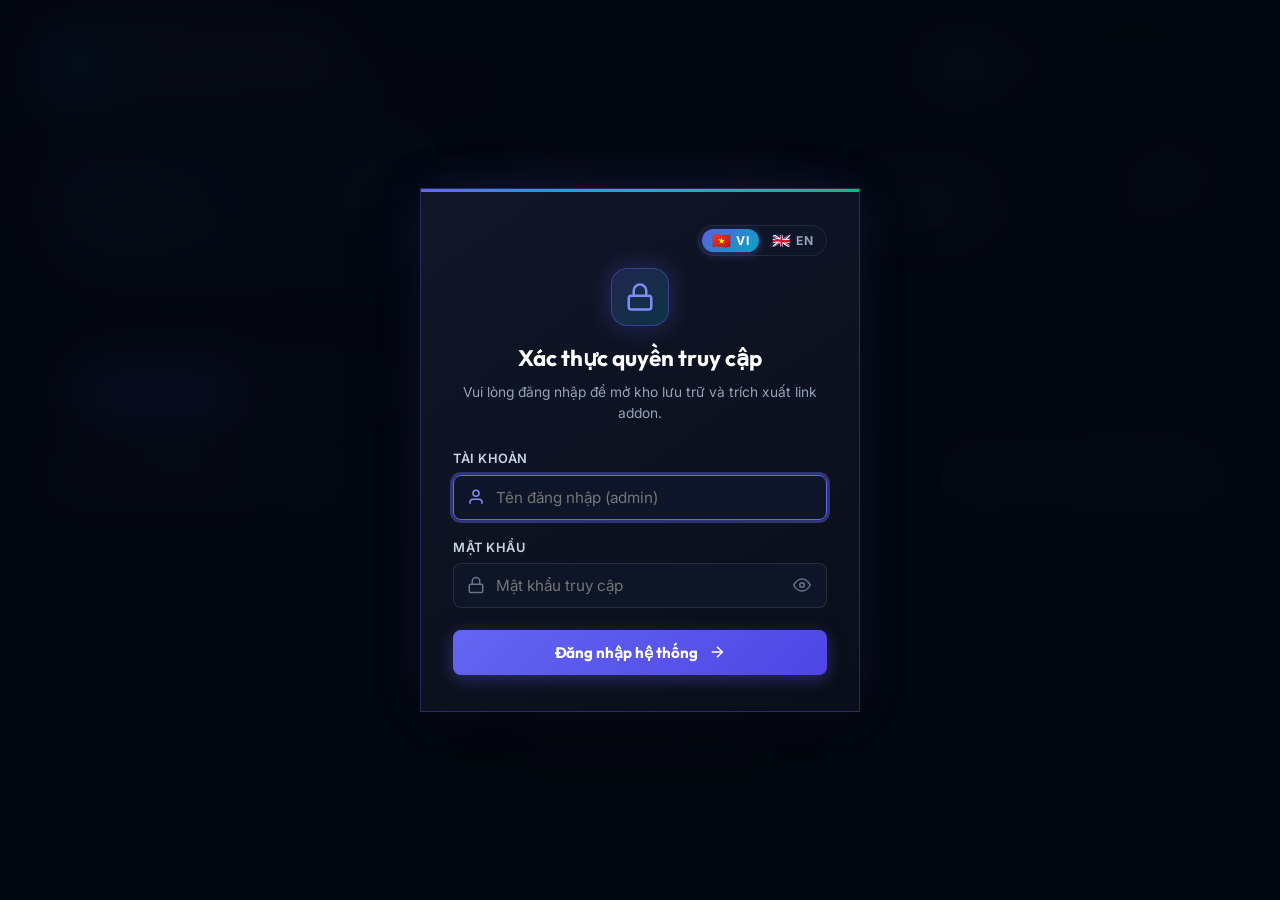
<file: public/index.html>
<!DOCTYPE html>
<html lang="vi">
<head>
  <meta charset="UTF-8">
  <meta name="viewport" content="width=device-width, initial-scale=1.0">
  <title>Skybound Archive - Kho Addon MSFS 2024, 2020 & X-Plane 12</title>
  <meta name="description" content="Khám phá và tải trực tiếp các addon MSFS 2024, MSFS 2020 và X-Plane 12 từ kho lưu trữ Skybound">
  <link rel="preconnect" href="https://fonts.googleapis.com">
  <link rel="preconnect" href="https://fonts.gstatic.com" crossorigin>
  <link href="https://fonts.googleapis.com/css2?family=Inter:wght@400;500;600;700&family=Outfit:wght@500;600;700;800&display=swap" rel="stylesheet">
  <link rel="stylesheet" href="style.css">
</head>
<body>
  <div class="glow-bg top-left"></div>
  <div class="glow-bg bottom-right"></div>

  <div class="app-container">
    <!-- Header -->
    <header class="app-header">
      <div class="logo-area">
        <div class="logo-icon">
          <svg width="28" height="28" viewBox="0 0 24 24" fill="none" stroke="currentColor" stroke-width="2" stroke-linecap="round" stroke-linejoin="round">
            <path d="M21 16V8a2 2 0 0 0-1-1.73l-7-4a2 2 0 0 0-2 0l-7 4A2 2 0 0 0 3 8v8a2 2 0 0 0 1 1.73l7 4a2 2 0 0 0 2 0l7-4A2 2 0 0 0 21 16z"></path>
            <polyline points="3.27 6.96 12 12.01 20.73 6.96"></polyline>
            <line x1="12" y1="22.08" x2="12" y2="12"></line>
          </svg>
        </div>
        <div>
          <h1 class="app-title" data-i18n="app_title">Skybound Archive</h1>
          <p class="app-subtitle" data-i18n="app_subtitle">Kho lưu trữ & trích xuất link download Addon Flight Simulator</p>
        </div>
      </div>
      <div class="header-badges">
        <!-- Language Switcher -->
        <div class="lang-switch" role="group" aria-label="Language Selector">
          <button type="button" class="lang-btn active" data-lang="vi" title="Tiếng Việt">
            <span class="lang-flag">🇻🇳</span> VI
          </button>
          <button type="button" class="lang-btn" data-lang="en" title="English">
            <span class="lang-flag">🇬🇧</span> EN
          </button>
        </div>

        <span class="status-pill"><span class="status-dot"></span> <span data-i18n="status_online">Sẵn sàng trực tuyến</span></span>
        <span id="userBadge" class="status-pill user-badge hidden">
          <svg width="14" height="14" viewBox="0 0 24 24" fill="none" stroke="currentColor" stroke-width="2"><path d="M20 21v-2a4 4 0 0 0-4-4H8a4 4 0 0 0-4 4v2"></path><circle cx="12" cy="7" r="4"></circle></svg>
          <span class="user-name">admin</span>
          <button id="btnLogout" class="btn-logout" title="Đăng xuất khỏi hệ thống" data-i18n-title="logout_title" data-i18n="logout">Đăng xuất</button>
        </span>
      </div>
    </header>


    <!-- Main Content -->
    <main class="main-content">
      <!-- VIEW 1: SKYBOUND BROWSER -->
      <section id="skyboundView" class="view-section">
        <!-- Simulator Category Cards -->
        <div class="sim-selector-grid">
          <div class="sim-card active" data-sim="msfs-2024">
            <div class="sim-card-header">
              <span class="sim-tag">Microsoft</span>
              <span class="sim-count" id="countMsfs2024">88 Addons</span>
            </div>
            <h3 class="sim-name">MSFS 2024</h3>
            <p class="sim-desc" id="descMsfs2024" data-i18n="sim_msfs2024_desc">Airbus, Boeing PMDG, Black Square, Fenix & Tiện ích</p>
          </div>

          <div class="sim-card" data-sim="msfs-2020">
            <div class="sim-card-header">
              <span class="sim-tag">Microsoft</span>
              <span class="sim-count" id="countMsfs2020">Addons</span>
            </div>
            <h3 class="sim-name">MSFS 2020</h3>
            <p class="sim-desc" id="descMsfs2020" data-i18n="sim_msfs2020_desc">PMDG 777, TFDi MD-11, Soundpacks & FSLabs</p>
          </div>

          <div class="sim-card" data-sim="xplane-12">
            <div class="sim-card-header">
              <span class="sim-tag">Laminar Research</span>
              <span class="sim-count" id="countXplane12">Addons</span>
            </div>
            <h3 class="sim-name">X-Plane 12</h3>
            <p class="sim-desc" id="descXplane12" data-i18n="sim_xplane12_desc">ToLiss A319, A320, A321, A346 & Global Scenery</p>
          </div>
        </div>

        <!-- Search & Filter Controls -->
        <div class="search-filter-card card">
          <div class="search-box-wrapper">
            <svg class="search-icon" width="18" height="18" viewBox="0 0 24 24" fill="none" stroke="currentColor" stroke-width="2">
              <circle cx="11" cy="11" r="8"></circle>
              <line x1="21" y1="21" x2="16.65" y2="16.65"></line>
            </svg>
            <input 
              type="text" 
              id="catalogSearchInput" 
              class="search-input-field" 
              placeholder="Tìm kiếm máy bay, addon hoặc nhà phát triển (vd: PMDG, 737, Fenix, Learjet, TBM, ToLiss...)" 
              data-i18n-placeholder="search_placeholder"
              spellcheck="false" 
              autocomplete="off"
            />
            <button id="btnClearSearch" class="btn-clear-search hidden" type="button" title="Xoá tìm kiếm" data-i18n-title="clear_search">✕</button>
          </div>

          <!-- Category Filter Chips (Under Search Box) -->
          <div id="categoryFilterChips" class="filter-chips">
            <button class="chip active" data-cat="all" type="button"><span data-i18n="cat_all">ALL ADDONS</span> <span class="chip-count" id="countCatAll">88</span></button>
            <button class="chip" data-cat="aircraft" type="button"><span data-i18n="cat_aircraft">AIRCRAFT</span> <span class="chip-count" id="countCatAircraft">70</span></button>
            <button class="chip" data-cat="misc" type="button"><span data-i18n="cat_misc">MISC</span> <span class="chip-count" id="countCatMisc">8</span></button>
            <button class="chip" data-cat="scenery" type="button"><span data-i18n="cat_scenery">SCENERY</span> <span class="chip-count" id="countCatScenery">4</span></button>
            <button class="chip" data-cat="utilities" type="button"><span data-i18n="cat_utilities">UTILITIES</span> <span class="chip-count" id="countCatUtilities">6</span></button>
          </div>
        </div>

        <!-- Extraction Status Report Banner (Hidden by default) -->
        <div class="report-banner card hidden" id="reportBanner">
          <div class="report-summary" id="reportToggle">
            <div class="report-left">
              <div class="report-icon">
                <svg width="20" height="20" viewBox="0 0 24 24" fill="none" stroke="currentColor" stroke-width="2">
                  <line x1="18" y1="20" x2="18" y2="10"></line>
                  <line x1="12" y1="20" x2="12" y2="4"></line>
                  <line x1="6" y1="20" x2="6" y2="14"></line>
                </svg>
              </div>
              <div>
                <div class="report-headline">
                  <span data-i18n="report_prefix">Báo cáo trích xuất:</span> <strong id="reportRatio" style="color: #34d399;">24 / 88 addon lấy được link</strong>
                </div>
                <div class="report-sub" id="reportSubtext">
                  24 addon có link tải trực tiếp • 64 addon yêu cầu đăng nhập trên Skybound
                </div>
              </div>
            </div>
            <button class="btn-report-toggle" type="button" id="btnToggleReport">
              <span id="reportToggleText" data-i18n="report_view_detail">Xem chi tiết</span>
              <svg class="arrow-icon" id="reportArrow" width="16" height="16" viewBox="0 0 24 24" fill="none" stroke="currentColor" stroke-width="2">
                <polyline points="6 9 12 15 18 9"></polyline>
              </svg>
            </button>
          </div>

          <!-- Collapsible Detail Section -->
          <div class="report-details hidden" id="reportDetails">
            <div class="report-columns">
              <!-- Column 1: Got Links -->
              <div class="report-col col-success">
                <div class="col-header">
                  <span class="col-dot dot-green"></span>
                  <span class="col-title" id="titleSuccess">Lấy được link tải (<span id="countSuccess">0</span>)</span>
                </div>
                <div class="report-items-scroll" id="listSuccess"></div>
              </div>

              <!-- Column 2: Locked / No links -->
              <div class="report-col col-locked">
                <div class="col-header">
                  <span class="col-dot dot-gray"></span>
                  <span class="col-title" id="titleLocked">Khóa đăng nhập Clerk (<span id="countLocked">0</span>)</span>
                </div>
                <div class="report-items-scroll" id="listLocked"></div>
              </div>
            </div>
          </div>
        </div>

        <!-- Addons Results Header -->
        <div class="results-header-bar">
          <div class="results-info">
            <h2 class="section-title"><span data-i18n="results_title">Danh sách bài viết</span> (<span id="resultsCount">0</span>)</h2>
            <span class="active-sim-badge" id="activeSimLabel">MSFS 2024</span>
          </div>
          <div class="results-actions">
            <button id="btnToggleReportBanner" class="btn-secondary" type="button" title="Hiện/ẩn khung báo cáo trích xuất" data-i18n-title="toggle_report_title">
              <svg width="15" height="15" viewBox="0 0 24 24" fill="none" stroke="currentColor" stroke-width="2"><line x1="18" y1="20" x2="18" y2="10"></line><line x1="12" y1="20" x2="12" y2="4"></line><line x1="6" y1="20" x2="6" y2="14"></line></svg>
              <span data-i18n="report_btn">Báo cáo</span>
            </button>
            <button id="btnCopyAllRaw" class="btn-secondary" type="button" title="Sao chép toàn bộ link đang hiển thị" data-i18n-title="copy_all_title">
              <svg width="15" height="15" viewBox="0 0 24 24" fill="none" stroke="currentColor" stroke-width="2"><rect x="9" y="9" width="13" height="13" rx="2" ry="2"></rect><path d="M5 15H4a2 2 0 0 1-2-2V4a2 2 0 0 1 2-2h9a2 2 0 0 1 2 2v1"></path></svg>
              <span data-i18n="copy_all">Sao chép tất cả link</span>
            </button>
          </div>
        </div>

        <!-- Cards Grid -->
        <div id="cardsGrid" class="cards-grid">
          <!-- Dynamically populated -->
        </div>

        <!-- Pagination Controls -->
        <div id="paginationControls" class="pagination-controls hidden">
          <button id="btnPrevPage" class="btn-secondary" type="button" disabled data-i18n="page_prev">Trang trước</button>
          <span id="pageInfo" class="page-info">Trang 1 / 1</span>
          <button id="btnNextPage" class="btn-secondary" type="button" data-i18n="page_next">Trang sau</button>
        </div>

      </section>

      <!-- VIEW 2: CUSTOM SINGLE EXTRACT -->
      <section id="customExtractView" class="view-section hidden">
        <div class="card input-card">
          <h3 style="font-family: 'Outfit', sans-serif; font-size: 1.15rem; margin-bottom: 8px;" data-i18n="custom_extract_title">Trích xuất link từ snapshot tuỳ ý</h3>
          <p style="font-size: 0.86rem; color: var(--text-muted); margin-bottom: 20px;" data-i18n="custom_extract_desc">Dán bất kỳ liên kết snapshot nào của Skybound từ Wayback Machine để công cụ tự động bóc tách link download và mật khẩu.</p>
          
          <div class="input-wrapper">
            <input type="url" id="singleUrlInput" placeholder="Dán link archive.org (vd: https://web.archive.org/web/.../https://skybound.cx/...)" data-i18n-placeholder="custom_extract_placeholder" spellcheck="false" autocomplete="off" />
            <button id="btnExtractSingle" class="btn-primary" type="button">
              <span class="btn-text" data-i18n="custom_extract_btn">Trích xuất ngay</span>
              <svg class="btn-icon" width="18" height="18" viewBox="0 0 24 24" fill="none" stroke="currentColor" stroke-width="2"><path d="M5 12h14M12 5l7 7-7 7"/></svg>
            </button>
          </div>

          <div class="presets-row">
            <span class="presets-label" data-i18n="custom_samples">Mẫu thử nhanh:</span>
            <button type="button" class="preset-pill" data-url="https://web.archive.org/web/20260719040927/https://skybound.cx/msfs-2024/flysimware-learjet-35a">
              ✈️ Learjet 35A (Modsfire)
            </button>
            <button type="button" class="preset-pill" data-url="https://web.archive.org/web/20260806012023mp_/https://skybound.cx/msfs-2024/fenix-a32x">
              ✈️ Fenix A32X (Pastebin)
            </button>
          </div>
        </div>
      </section>

      <!-- Loading Indicator -->
      <div id="loadingIndicator" class="loading-box hidden">
        <div class="spinner"></div>
        <p id="loadingText" data-i18n="loading_data">Đang tải dữ liệu...</p>
      </div>
    </main>

    <!-- Footer -->
    <footer class="app-footer">
      <p data-i18n="footer_text">Skybound Archive Extractor • Hoạt động hoàn toàn tự động</p>
    </footer>
  </div>

  <!-- Toast Notification -->
  <div id="toast" class="toast hidden">
    <svg width="18" height="18" viewBox="0 0 24 24" fill="none" stroke="currentColor" stroke-width="2"><path d="M22 11.08V12a10 10 0 1 1-5.93-9.14"></path><polyline points="22 4 12 14.01 9 11.01"></polyline></svg>
    <span id="toastMsg" data-i18n="toast_copied">Đã sao chép vào clipboard!</span>
  </div>

  <!-- Authentication Gate Modal -->
  <div id="authModalOverlay" class="auth-modal-overlay">
    <div class="auth-modal-card">
      <div class="auth-modal-top-bar">
        <div class="lang-switch" role="group" aria-label="Language Selector">
          <button type="button" class="lang-btn active" data-lang="vi" title="Tiếng Việt">
            <span class="lang-flag">🇻🇳</span> VI
          </button>
          <button type="button" class="lang-btn" data-lang="en" title="English">
            <span class="lang-flag">🇬🇧</span> EN
          </button>
        </div>
      </div>

      <div class="auth-modal-header">
        <div class="auth-icon-circle">
          <svg width="30" height="30" viewBox="0 0 24 24" fill="none" stroke="currentColor" stroke-width="2" stroke-linecap="round" stroke-linejoin="round">
            <rect x="3" y="11" width="18" height="11" rx="2" ry="2"></rect>
            <path d="M7 11V7a5 5 0 0 1 10 0v4"></path>
          </svg>
        </div>
        <h2 class="auth-title" data-i18n="auth_title">Xác thực quyền truy cập</h2>
        <p class="auth-subtitle" data-i18n="auth_subtitle">Vui lòng đăng nhập để mở kho lưu trữ và trích xuất link addon.</p>
      </div>

      <form id="authForm" class="auth-form" autocomplete="on">
        <div class="auth-input-group">
          <label for="authUsername" class="auth-label" data-i18n="auth_user_label">Tài khoản</label>
          <div class="auth-input-wrapper">
            <svg class="input-icon" width="18" height="18" viewBox="0 0 24 24" fill="none" stroke="currentColor" stroke-width="2">
              <path d="M20 21v-2a4 4 0 0 0-4-4H8a4 4 0 0 0-4 4v2"></path>
              <circle cx="12" cy="7" r="4"></circle>
            </svg>
            <input type="text" id="authUsername" class="auth-input" placeholder="Tên đăng nhập (admin)" data-i18n-placeholder="auth_user_placeholder" autocomplete="username" required autofocus>
          </div>
        </div>

        <div class="auth-input-group">
          <label for="authPassword" class="auth-label" data-i18n="auth_pass_label">Mật khẩu</label>
          <div class="auth-input-wrapper">
            <svg class="input-icon" width="18" height="18" viewBox="0 0 24 24" fill="none" stroke="currentColor" stroke-width="2">
              <rect x="3" y="11" width="18" height="11" rx="2" ry="2"></rect>
              <path d="M7 11V7a5 5 0 0 1 10 0v4"></path>
            </svg>
            <input type="password" id="authPassword" class="auth-input" placeholder="Mật khẩu truy cập" data-i18n-placeholder="auth_pass_placeholder" autocomplete="current-password" required>
            <button type="button" id="btnToggleAuthPwd" class="btn-pwd-toggle" title="Hiện/ẩn mật khẩu" data-i18n-title="auth_pwd_toggle">
              <svg id="eyeOpenIcon" width="18" height="18" viewBox="0 0 24 24" fill="none" stroke="currentColor" stroke-width="2"><path d="M1 12s4-8 11-8 11 8 11 8-4 8-11 8-11-8-11-8z"></path><circle cx="12" cy="12" r="3"></circle></svg>
              <svg id="eyeClosedIcon" class="hidden" width="18" height="18" viewBox="0 0 24 24" fill="none" stroke="currentColor" stroke-width="2"><path d="M17.94 17.94A10.07 10.07 0 0 1 12 20c-7 0-11-8-11-8a18.45 18.45 0 0 1 5.06-5.94M9.9 4.24A9.12 9.12 0 0 1 12 4c7 0 11 8 11 8a18.5 18.5 0 0 1-2.16 3.19m-6.72-1.07a3 3 0 1 1-4.24-4.24"></path><line x1="1" y1="1" x2="23" y2="23"></line></svg>
            </button>
          </div>
        </div>

        <div id="authErrorMsg" class="auth-error-msg hidden">
          <svg width="16" height="16" viewBox="0 0 24 24" fill="none" stroke="currentColor" stroke-width="2"><circle cx="12" cy="12" r="10"></circle><line x1="12" y1="8" x2="12" y2="12"></line><line x1="12" y1="16" x2="12.01" y2="16"></line></svg>
          <span id="authErrorText" data-i18n="auth_error">Tài khoản hoặc mật khẩu không chính xác!</span>
        </div>

        <button type="submit" id="btnAuthSubmit" class="btn-auth-submit">
          <span data-i18n="auth_submit">Đăng nhập hệ thống</span>
          <svg width="18" height="18" viewBox="0 0 24 24" fill="none" stroke="currentColor" stroke-width="2"><line x1="5" y1="12" x2="19" y2="12"></line><polyline points="12 5 19 12 12 19"></polyline></svg>
        </button>
      </form>
    </div>
  </div>

  <script src="app.js"></script>
</body>
</html>
</file>
<file: public/style.css>
:root {
  --bg-dark: #0b0f19;
  --bg-card: rgba(18, 24, 40, 0.75);
  --bg-card-hover: rgba(24, 32, 54, 0.85);
  --border-color: rgba(255, 255, 255, 0.08);
  --border-accent: rgba(99, 102, 241, 0.35);

  --primary: #6366f1;
  --primary-hover: #4f46e5;
  --primary-glow: rgba(99, 102, 241, 0.4);
  --cyan: #06b6d4;
  --cyan-glow: rgba(6, 182, 212, 0.35);
  --emerald: #10b981;
  --emerald-glow: rgba(16, 185, 129, 0.3);

  --text-main: #f8fafc;
  --text-muted: #94a3b8;
  --text-sub: #64748b;

  --radius-sm: 8px;
  --radius-md: 14px;
  --radius-lg: 20px;

  --transition: all 0.22s cubic-bezier(0.16, 1, 0.3, 1);
}

* {
  box-sizing: border-box;
  margin: 0;
  padding: 0;
}

body {
  font-family: 'Inter', sans-serif;
  background-color: var(--bg-dark);
  color: var(--text-main);
  min-height: 100vh;
  position: relative;
  overflow-x: hidden;
  line-height: 1.5;
}

/* Background Ambient Glows */
.glow-bg {
  position: fixed;
  border-radius: 50%;
  filter: blur(140px);
  pointer-events: none;
  z-index: 0;
  opacity: 0.5;
}

.glow-bg.top-left {
  top: -150px;
  left: -100px;
  width: 550px;
  height: 550px;
  background: radial-gradient(circle, var(--primary-glow) 0%, transparent 70%);
}

.glow-bg.bottom-right {
  bottom: -150px;
  right: -100px;
  width: 600px;
  height: 600px;
  background: radial-gradient(circle, var(--cyan-glow) 0%, transparent 70%);
}

/* Container */
.app-container {
  position: relative;
  z-index: 1;
  max-width: 1440px;
  width: 95%;
  margin: 0 auto;
  padding: 32px 20px 60px;
  display: flex;
  flex-direction: column;
  gap: 26px;
}


/* Header */
.app-header {
  display: flex;
  justify-content: space-between;
  align-items: center;
  padding-bottom: 20px;
  border-bottom: 1px solid var(--border-color);
}

.logo-area {
  display: flex;
  align-items: center;
  gap: 16px;
}

.logo-icon {
  width: 48px;
  height: 48px;
  border-radius: 12px;
  background: linear-gradient(135deg, #4f46e5 0%, #06b6d4 100%);
  display: flex;
  align-items: center;
  justify-content: center;
  color: #fff;
  box-shadow: 0 8px 24px var(--primary-glow);
}

.app-title {
  font-family: 'Outfit', sans-serif;
  font-size: 1.75rem;
  font-weight: 700;
  letter-spacing: -0.02em;
  background: linear-gradient(90deg, #ffffff 0%, #cbd5e1 100%);
  -webkit-background-clip: text;
  -webkit-text-fill-color: transparent;
}

.app-subtitle {
  font-size: 0.88rem;
  color: var(--text-muted);
  margin-top: 2px;
}

.header-badges {
  display: flex;
  align-items: center;
  gap: 10px;
}

.status-pill {
  display: inline-flex;
  align-items: center;
  gap: 8px;
  font-size: 0.8rem;
  font-weight: 600;
  color: var(--emerald);
  background: rgba(16, 185, 129, 0.1);
  border: 1px solid rgba(16, 185, 129, 0.25);
  padding: 0 14px;
  height: 34px;
  border-radius: 20px;
  box-sizing: border-box;
}

.status-dot {
  width: 7px;
  height: 7px;
  background-color: var(--emerald);
  border-radius: 50%;
  box-shadow: 0 0 8px var(--emerald);
  animation: pulse 2s infinite;
}

@keyframes pulse {
  0%, 100% { opacity: 1; transform: scale(1); }
  50% { opacity: 0.4; transform: scale(0.85); }
}

/* Main Navigation Tabs */
.main-tabs {
  display: flex;
  gap: 12px;
  background: rgba(15, 23, 42, 0.6);
  border: 1px solid var(--border-color);
  padding: 6px;
  border-radius: var(--radius-md);
  width: fit-content;
}

.main-tab-btn {
  display: inline-flex;
  align-items: center;
  gap: 10px;
  background: transparent;
  border: none;
  color: var(--text-muted);
  font-family: inherit;
  font-size: 0.92rem;
  font-weight: 600;
  padding: 10px 20px;
  border-radius: var(--radius-sm);
  cursor: pointer;
  transition: var(--transition);
}

.main-tab-btn:hover {
  color: #fff;
  background: rgba(255, 255, 255, 0.05);
}

.main-tab-btn.active {
  background: var(--primary);
  color: #fff;
  box-shadow: 0 4px 14px var(--primary-glow);
}

/* Simulator Selector Cards */
.sim-selector-grid {
  display: grid;
  grid-template-columns: repeat(3, 1fr);
  gap: 14px;
  margin-bottom: 22px;
}

.sim-card {
  background: rgba(18, 24, 40, 0.6);
  border: 1px solid var(--border-color);
  border-radius: var(--radius-md);
  padding: 18px 20px;
  cursor: pointer;
  display: flex;
  flex-direction: column;
  gap: 6px;
  transition: var(--transition);
  position: relative;
  overflow: hidden;
}

.sim-card:hover {
  background: rgba(24, 32, 54, 0.85);
  border-color: rgba(99, 102, 241, 0.35);
  transform: translateY(-2px);
}

.sim-card.active {
  background: linear-gradient(135deg, rgba(99, 102, 241, 0.18) 0%, rgba(6, 182, 212, 0.08) 100%);
  border-color: var(--primary);
  box-shadow: 0 10px 25px -10px var(--primary-glow);
}


.sim-card-header {
  display: flex;
  justify-content: space-between;
  align-items: center;
}

.sim-tag {
  font-size: 0.72rem;
  font-weight: 700;
  text-transform: uppercase;
  letter-spacing: 0.06em;
  color: var(--text-sub);
}

.sim-count {
  font-size: 0.75rem;
  font-weight: 700;
  padding: 2px 8px;
  border-radius: 12px;
  background: rgba(255, 255, 255, 0.08);
  color: var(--text-muted);
}

.sim-card.active .sim-count {
  background: rgba(99, 102, 241, 0.25);
  color: #a5b4fc;
}

.sim-name {
  font-family: 'Outfit', sans-serif;
  font-size: 1.25rem;
  font-weight: 700;
  color: #fff;
}

.sim-desc {
  font-size: 0.78rem;
  color: var(--text-sub);
  line-height: 1.35;
}

/* Search and Filter Card */
.search-filter-card {
  margin-bottom: 24px;
  display: flex;
  flex-direction: column;
  gap: 16px;
  border: 1px solid var(--border-accent);
}

.search-box-wrapper {
  position: relative;
  width: 100%;
  display: flex;
  align-items: center;
}

.search-icon {
  position: absolute;
  left: 16px;
  color: var(--primary);
  pointer-events: none;
}

.search-input-field {
  width: 100%;
  background: rgba(11, 15, 25, 0.85) !important;
  border: 1px solid rgba(255, 255, 255, 0.14) !important;
  border-radius: var(--radius-md) !important;
  padding: 14px 44px 14px 46px !important;
  font-family: inherit !important;
  font-size: 0.95rem !important;
  color: #ffffff !important;
  outline: none !important;
  box-shadow: 0 4px 12px rgba(0, 0, 0, 0.25) !important;
  transition: var(--transition) !important;
}

.search-input-field:focus {
  border-color: var(--primary) !important;
  box-shadow: 0 0 0 3px var(--primary-glow), 0 8px 20px rgba(0, 0, 0, 0.35) !important;
}

.search-input-field::placeholder {
  color: #64748b;
  font-size: 0.9rem;
}

.btn-clear-search {
  position: absolute;
  right: 14px;
  background: rgba(255, 255, 255, 0.1);
  border: none;
  color: var(--text-muted);
  width: 24px;
  height: 24px;
  border-radius: 50%;
  cursor: pointer;
  display: flex;
  align-items: center;
  justify-content: center;
  font-size: 0.75rem;
  transition: var(--transition);
}

.btn-clear-search:hover {
  background: rgba(255, 255, 255, 0.2);
  color: #fff;
}

/* Filter Chips (Placed under search box) */
.filter-chips {
  display: flex;
  flex-wrap: wrap;
  gap: 10px;
  align-items: center;
}

.chip {
  background: rgba(255, 255, 255, 0.04);
  border: 1px solid rgba(255, 255, 255, 0.1);
  color: #8da2b5;
  font-size: 0.82rem;
  font-weight: 700;
  padding: 8px 16px;
  border-radius: 20px;
  cursor: pointer;
  transition: var(--transition);
  display: inline-flex;
  align-items: center;
  gap: 8px;
  text-transform: uppercase;
  letter-spacing: 0.03em;
  font-family: inherit;
}

.chip:hover {
  background: rgba(255, 255, 255, 0.09);
  color: #ffffff;
  border-color: rgba(255, 255, 255, 0.22);
}

.chip.active {
  background: var(--primary);
  color: #ffffff;
  border-color: var(--primary);
  box-shadow: 0 4px 14px var(--primary-glow);
}

.chip .chip-count {
  font-size: 0.72rem;
  font-weight: 800;
  padding: 2px 7px;
  border-radius: 10px;
  background: rgba(255, 255, 255, 0.12);
  color: #94a3b8;
  line-height: 1.2;
}

.chip.active .chip-count {
  background: rgba(255, 255, 255, 0.25);
  color: #ffffff;
}

.chip.chip-highlight {
  border-color: rgba(16, 185, 129, 0.4);
  color: #34d399;
}

.chip.chip-highlight:hover {
  background: rgba(16, 185, 129, 0.12);
  border-color: rgba(16, 185, 129, 0.55);
}

.chip.chip-highlight .chip-count {
  background: rgba(16, 185, 129, 0.2);
  color: #34d399;
}

.chip.chip-highlight.active {
  background: var(--emerald);
  border-color: var(--emerald);
  color: #ffffff;
  box-shadow: 0 4px 14px var(--emerald-glow);
}

.chip.chip-highlight.active .chip-count {
  background: rgba(255, 255, 255, 0.25);
  color: #ffffff;
}



/* Extraction Status Report Banner */
.report-banner {
  margin-bottom: 22px;
  background: linear-gradient(135deg, rgba(16, 185, 129, 0.08) 0%, rgba(18, 24, 40, 0.75) 100%);
  border: 1px solid rgba(16, 185, 129, 0.25);
  padding: 16px 20px;
}

.report-summary {
  display: flex;
  justify-content: space-between;
  align-items: center;
  cursor: pointer;
}

.report-left {
  display: flex;
  align-items: center;
  gap: 14px;
}

.report-icon {
  width: 38px;
  height: 38px;
  border-radius: 10px;
  background: rgba(16, 185, 129, 0.15);
  border: 1px solid rgba(16, 185, 129, 0.3);
  display: flex;
  align-items: center;
  justify-content: center;
  color: var(--emerald);
  flex-shrink: 0;
}

.report-headline {
  font-family: 'Outfit', sans-serif;
  font-size: 1.05rem;
  font-weight: 700;
  color: #fff;
}

.report-sub {
  font-size: 0.8rem;
  color: var(--text-muted);
  margin-top: 2px;
}

.btn-report-toggle {
  display: inline-flex;
  align-items: center;
  gap: 8px;
  background: rgba(255, 255, 255, 0.06);
  border: 1px solid rgba(255, 255, 255, 0.12);
  color: var(--text-main);
  padding: 8px 14px;
  border-radius: var(--radius-sm);
  font-size: 0.82rem;
  font-weight: 600;
  cursor: pointer;
  transition: var(--transition);
  flex-shrink: 0;
}

.btn-report-toggle:hover {
  background: rgba(255, 255, 255, 0.12);
  border-color: rgba(255, 255, 255, 0.25);
}

.arrow-icon {
  transition: transform 0.25s ease;
}

.arrow-icon.rotated {
  transform: rotate(180deg);
}

/* Collapsible Detail Section */
.report-details {
  margin-top: 16px;
  padding-top: 16px;
  border-top: 1px solid rgba(255, 255, 255, 0.08);
  animation: fadeIn 0.25s ease;
}

@keyframes fadeIn {
  from { opacity: 0; transform: translateY(-6px); }
  to { opacity: 1; transform: translateY(0); }
}

.report-columns {
  display: grid;
  grid-template-columns: minmax(0, 1fr) minmax(0, 1fr);
  gap: 16px;
  width: 100%;
  box-sizing: border-box;
}

.report-col {
  background: rgba(11, 15, 25, 0.6);
  border: 1px solid rgba(255, 255, 255, 0.06);
  border-radius: var(--radius-md);
  padding: 14px;
  min-width: 0;
  overflow: hidden;
  box-sizing: border-box;
}

.col-header {
  display: flex;
  align-items: center;
  gap: 8px;
  margin-bottom: 12px;
  padding-bottom: 8px;
  border-bottom: 1px solid rgba(255, 255, 255, 0.06);
  min-width: 0;
}

.col-dot {
  width: 8px;
  height: 8px;
  border-radius: 50%;
  flex-shrink: 0;
}

.col-dot.dot-green {
  background: var(--emerald);
  box-shadow: 0 0 8px var(--emerald);
}

.col-dot.dot-gray {
  background: #64748b;
}

.col-title {
  font-family: 'Outfit', sans-serif;
  font-size: 0.9rem;
  font-weight: 700;
  color: #fff;
  white-space: nowrap;
  overflow: hidden;
  text-overflow: ellipsis;
  min-width: 0;
}

.report-items-scroll {
  max-height: 280px;
  overflow-y: auto;
  overflow-x: hidden;
  display: flex;
  flex-direction: column;
  gap: 6px;
  padding-right: 4px;
  min-width: 0;
}

.report-items-scroll::-webkit-scrollbar {
  width: 5px;
}

.report-items-scroll::-webkit-scrollbar-thumb {
  background: rgba(255, 255, 255, 0.15);
  border-radius: 4px;
}

.report-item-row {
  display: flex;
  justify-content: space-between;
  align-items: center;
  padding: 8px 10px;
  border-radius: 6px;
  background: rgba(255, 255, 255, 0.02);
  border: 1px solid rgba(255, 255, 255, 0.03);
  font-size: 0.82rem;
  transition: var(--transition);
  cursor: pointer;
  min-width: 0;
  width: 100%;
  box-sizing: border-box;
  gap: 8px;
}

.report-item-row:hover {
  background: rgba(255, 255, 255, 0.06);
  border-color: rgba(99, 102, 241, 0.3);
}

.report-item-name {
  color: var(--text-main);
  font-weight: 500;
  white-space: nowrap;
  overflow: hidden;
  text-overflow: ellipsis;
  flex: 1 1 0%;
  min-width: 0;
}

.report-item-badge {
  font-size: 0.72rem;
  font-weight: 600;
  padding: 2px 7px;
  border-radius: 4px;
  white-space: nowrap;
  flex-shrink: 0;
}

.badge-success {
  background: rgba(16, 185, 129, 0.15);
  color: #34d399;
}

.badge-locked {
  background: rgba(239, 68, 68, 0.1);
  color: #f87171;
}

@media (max-width: 860px) {
  .report-columns {
    grid-template-columns: 1fr;
  }
}

@media (max-width: 640px) {
  .report-columns {
    grid-template-columns: 1fr;
  }
  .report-summary {
    flex-direction: column;
    align-items: flex-start;
    gap: 12px;
  }
  .btn-report-toggle {
    width: 100%;
    justify-content: center;
  }
}

/* Results Header Bar */
.results-header-bar {
  display: flex;
  justify-content: space-between;
  align-items: center;
  margin-bottom: 18px;
}

.results-info {
  display: flex;
  align-items: center;
  gap: 12px;
}

.section-title {
  font-family: 'Outfit', sans-serif;
  font-size: 1.3rem;
  font-weight: 700;
}

.active-sim-badge {
  font-size: 0.75rem;
  font-weight: 700;
  padding: 3px 10px;
  border-radius: 6px;
  background: rgba(6, 182, 212, 0.15);
  color: #38bdf8;
  border: 1px solid rgba(6, 182, 212, 0.3);
}

.btn-secondary {
  display: inline-flex;
  align-items: center;
  gap: 8px;
  background: rgba(255, 255, 255, 0.06);
  border: 1px solid rgba(255, 255, 255, 0.12);
  color: var(--text-main);
  padding: 8px 16px;
  border-radius: var(--radius-sm);
  font-size: 0.85rem;
  font-weight: 600;
  cursor: pointer;
  transition: var(--transition);
}

.btn-secondary:hover {
  background: rgba(255, 255, 255, 0.14);
  border-color: rgba(255, 255, 255, 0.25);
}

.btn-secondary:disabled {
  opacity: 0.5;
  cursor: not-allowed;
  pointer-events: none;
}

.pagination-controls {
  display: flex;
  justify-content: center;
  align-items: center;
  gap: 16px;
  margin-top: 24px;
}

.page-info {
  font-size: 0.95rem;
  color: var(--text-sub);
  font-weight: 500;
}

/* Cards Grid */
.cards-grid {
  display: grid;
  grid-template-columns: repeat(2, 1fr);
  gap: 16px;
}

.addon-card {
  background: var(--bg-card);
  border: 1px solid var(--border-color);
  border-radius: var(--radius-lg);
  overflow: hidden;
  box-shadow: 0 16px 36px -12px rgba(0, 0, 0, 0.6);
  transition: var(--transition);
}

.addon-card:hover {
  border-color: var(--border-accent);
}

/* Cover Image Banner */
.addon-cover-wrapper {
  position: relative;
  width: 100%;
  height: 230px;
  background: rgba(0, 0, 0, 0.4);
  overflow: hidden;
  border-bottom: 1px solid var(--border-color);
}

.addon-cover-img {
  width: 100%;
  height: 100%;
  object-fit: cover;
  object-position: center;
  display: block;
  transition: transform 0.4s cubic-bezier(0.16, 1, 0.3, 1);
}

.addon-card:hover .addon-cover-img {
  transform: scale(1.03);
}

.addon-cover-overlay {
  position: absolute;
  inset: 0;
  background: linear-gradient(to bottom, rgba(15, 23, 42, 0.1) 0%, rgba(15, 23, 42, 0.75) 100%);
  pointer-events: none;
}

/* Article Section inside Card */
.addon-article-box {
  background: rgba(255, 255, 255, 0.02);
  border: 1px solid rgba(255, 255, 255, 0.05);
  border-radius: var(--radius-md);
  padding: 14px 18px;
  margin-bottom: 4px;
}

.addon-excerpt {
  font-size: 0.88rem;
  line-height: 1.55;
  color: #cbd5e1;
  margin-bottom: 10px;
}

.btn-toggle-article {
  display: inline-flex;
  align-items: center;
  gap: 8px;
  background: rgba(99, 102, 241, 0.12);
  border: 1px solid rgba(99, 102, 241, 0.28);
  color: #a5b4fc;
  padding: 7px 14px;
  border-radius: var(--radius-sm);
  font-size: 0.82rem;
  font-weight: 600;
  cursor: pointer;
  transition: var(--transition);
}

.btn-toggle-article:hover {
  background: rgba(99, 102, 241, 0.22);
  border-color: rgba(99, 102, 241, 0.5);
  color: #fff;
  transform: translateY(-1px);
}

.article-arrow {
  transition: transform 0.25s ease;
}

.article-arrow.rotated {
  transform: rotate(180deg);
}

.article-full-content {
  display: none;
  flex-direction: column;
  gap: 14px;
  margin-top: 14px;
  padding-top: 14px;
  border-top: 1px solid rgba(255, 255, 255, 0.08);
  animation: fadeIn 0.25s ease;
}

.article-full-content.open {
  display: flex;
}

.addon-paragraph {
  font-size: 0.86rem;
  color: #94a3b8;
  line-height: 1.6;
}

.addon-features-box {
  background: rgba(0, 0, 0, 0.3);
  border: 1px solid rgba(255, 255, 255, 0.07);
  border-radius: var(--radius-sm);
  padding: 14px 16px;
}

.features-title {
  font-family: 'Outfit', sans-serif;
  font-size: 0.85rem;
  font-weight: 700;
  color: #38bdf8;
  text-transform: uppercase;
  letter-spacing: 0.05em;
  margin-bottom: 10px;
  display: flex;
  align-items: center;
  gap: 6px;
}

.features-grid {
  display: grid;
  grid-template-columns: repeat(auto-fit, minmax(280px, 1fr));
  gap: 8px 16px;
}

.feature-item {
  display: flex;
  align-items: flex-start;
  gap: 8px;
  font-size: 0.82rem;
  color: #e2e8f0;
  line-height: 1.45;
}

.feature-check {
  color: #34d399;
  font-weight: bold;
  font-size: 0.85rem;
  flex-shrink: 0;
  margin-top: 1px;
}

.addon-changelog-box {
  background: rgba(245, 158, 11, 0.08);
  border: 1px solid rgba(245, 158, 11, 0.2);
  border-radius: var(--radius-sm);
  padding: 10px 14px;
  font-size: 0.82rem;
  color: #fde68a;
  line-height: 1.5;
}

.changelog-title {
  font-weight: 700;
  margin-bottom: 4px;
  display: flex;
  align-items: center;
  gap: 6px;
}

.addon-card-header {
  padding: 18px 24px;
  background: linear-gradient(90deg, rgba(99, 102, 241, 0.12) 0%, transparent 100%);
  border-bottom: 1px solid var(--border-color);
  display: flex;
  justify-content: space-between;
  align-items: flex-start;
  gap: 16px;
  min-width: 0;
  overflow: hidden;
}

.addon-title {
  font-family: 'Outfit', sans-serif;
  font-size: 1.18rem;
  font-weight: 700;
  color: #fff;
  line-height: 1.3;
  white-space: nowrap;
  overflow: hidden;
  text-overflow: ellipsis;
  width: 100%;
}

.addon-meta {
  display: flex;
  gap: 8px;
  margin-top: 6px;
  align-items: center;
  flex-wrap: wrap;
}

.badge {
  font-size: 0.75rem;
  font-weight: 700;
  text-transform: uppercase;
  letter-spacing: 0.05em;
  padding: 3px 8px;
  border-radius: 6px;
  background: rgba(255, 255, 255, 0.08);
  color: var(--text-muted);
}

.badge.badge-sim {
  background: rgba(6, 182, 212, 0.15);
  color: #38bdf8;
  border: 1px solid rgba(6, 182, 212, 0.3);
}

/* Password Box */
.password-box {
  display: inline-flex;
  align-items: center;
  gap: 6px;
  background: rgba(0, 0, 0, 0.45);
  border: 1px solid rgba(245, 158, 11, 0.35);
  padding: 3px 8px;
  border-radius: 6px;
  font-size: 0.75rem;
  flex-shrink: 0;
  vertical-align: middle;
}

.password-label {
  color: #94a3b8;
  font-size: 0.72rem;
  text-transform: uppercase;
  font-weight: 700;
  letter-spacing: 0.04em;
}

.password-value {
  font-family: monospace;
  color: #f59e0b;
  font-weight: 600;
  font-size: 0.75rem;
}

.btn-icon-copy {
  background: transparent;
  border: none;
  color: #94a3b8;
  cursor: pointer;
  display: inline-flex;
  align-items: center;
  justify-content: center;
  padding: 1px 3px;
  border-radius: 4px;
  transition: var(--transition);
}

.btn-icon-copy:hover {
  color: #fff;
  background: rgba(255, 255, 255, 0.15);
}

/* Card Body */
.addon-card-body {
  padding: 20px 24px;
  display: flex;
  flex-direction: column;
  gap: 16px;
}

.versions-title {
  font-size: 0.82rem;
  text-transform: uppercase;
  letter-spacing: 0.06em;
  font-weight: 700;
  color: var(--text-sub);
}

.versions-list {
  display: flex;
  flex-direction: column;
  gap: 10px;
}

.version-item {
  display: flex;
  justify-content: space-between;
  align-items: center;
  padding: 12px 16px;
  background: rgba(255, 255, 255, 0.03);
  border: 1px solid rgba(255, 255, 255, 0.06);
  border-radius: var(--radius-md);
  transition: var(--transition);
}

.version-item:hover {
  background: rgba(255, 255, 255, 0.05);
  border-color: rgba(255, 255, 255, 0.12);
}

.version-info {
  display: flex;
  align-items: center;
  gap: 12px;
  min-width: 0;
}

.version-badge {
  font-family: 'Outfit', sans-serif;
  font-weight: 700;
  font-size: 0.88rem;
  color: #fff;
  background: rgba(99, 102, 241, 0.2);
  border: 1px solid rgba(99, 102, 241, 0.4);
  padding: 4px 10px;
  border-radius: 6px;
  white-space: nowrap;
}

.version-host {
  font-size: 0.82rem;
  color: var(--text-muted);
  white-space: nowrap;
  overflow: hidden;
  text-overflow: ellipsis;
}

.version-buttons {
  display: flex;
  align-items: center;
  gap: 8px;
  flex-shrink: 0;
}

.btn-action {
  display: inline-flex;
  align-items: center;
  gap: 6px;
  padding: 7px 14px;
  border-radius: var(--radius-sm);
  font-size: 0.82rem;
  font-weight: 600;
  cursor: pointer;
  text-decoration: none;
  transition: var(--transition);
}

.btn-copy {
  background: rgba(255, 255, 255, 0.06);
  border: 1px solid rgba(255, 255, 255, 0.1);
  color: var(--text-main);
}

.btn-copy:hover {
  background: rgba(255, 255, 255, 0.14);
  border-color: rgba(255, 255, 255, 0.25);
}

.btn-open {
  background: var(--primary);
  color: #fff;
  border: none;
}

.btn-open:hover {
  background: var(--primary-hover);
  box-shadow: 0 4px 12px var(--primary-glow);
}

/* Extra Links */
.extra-section {
  padding-top: 12px;
  border-top: 1px solid var(--border-color);
}

.extra-title {
  font-size: 0.78rem;
  text-transform: uppercase;
  letter-spacing: 0.06em;
  font-weight: 700;
  color: var(--text-sub);
  margin-bottom: 8px;
}

.extra-links-list {
  display: flex;
  flex-wrap: wrap;
  gap: 8px;
}

.extra-link-pill {
  display: inline-flex;
  align-items: center;
  gap: 6px;
  background: rgba(6, 182, 212, 0.08);
  border: 1px solid rgba(6, 182, 212, 0.2);
  color: #38bdf8;
  padding: 6px 12px;
  border-radius: 8px;
  font-size: 0.8rem;
  font-weight: 500;
  text-decoration: none;
  transition: var(--transition);
}

.extra-link-pill:hover {
  background: rgba(6, 182, 212, 0.18);
  border-color: #38bdf8;
  transform: translateY(-1px);
}

/* Card General */
.card {
  background: var(--bg-card);
  border: 1px solid var(--border-color);
  backdrop-filter: blur(20px);
  -webkit-backdrop-filter: blur(20px);
  border-radius: var(--radius-lg);
  padding: 24px;
  box-shadow: 0 20px 40px -15px rgba(0, 0, 0, 0.5);
  transition: var(--transition);
}

.input-card {
  border: 1px solid var(--border-accent);
}

.input-wrapper {
  display: flex;
  gap: 12px;
  margin-bottom: 16px;
}

input[type="url"] {
  width: 100%;
  background: rgba(11, 15, 25, 0.8);
  border: 1px solid rgba(255, 255, 255, 0.12);
  border-radius: var(--radius-md);
  padding: 14px 18px;
  font-family: inherit;
  font-size: 0.95rem;
  color: #fff;
  outline: none;
  transition: var(--transition);
}

input[type="url"]:focus {
  border-color: var(--primary);
  box-shadow: 0 0 0 3px var(--primary-glow);
}

.btn-primary {
  display: inline-flex;
  align-items: center;
  justify-content: center;
  gap: 10px;
  background: linear-gradient(135deg, var(--primary) 0%, #4338ca 100%);
  color: #fff;
  font-family: inherit;
  font-weight: 600;
  font-size: 0.92rem;
  padding: 14px 24px;
  border-radius: var(--radius-md);
  border: none;
  cursor: pointer;
  white-space: nowrap;
  box-shadow: 0 8px 20px var(--primary-glow);
  transition: var(--transition);
}

.btn-primary:hover {
  background: linear-gradient(135deg, #7073f8 0%, #4f46e5 100%);
  transform: translateY(-2px);
  box-shadow: 0 12px 26px var(--primary-glow);
}

/* Presets */
.presets-row {
  display: flex;
  align-items: center;
  gap: 10px;
  flex-wrap: wrap;
}

.presets-label {
  font-size: 0.82rem;
  color: var(--text-sub);
}

.preset-pill {
  background: rgba(255, 255, 255, 0.05);
  border: 1px solid rgba(255, 255, 255, 0.08);
  color: var(--text-muted);
  font-size: 0.82rem;
  padding: 6px 12px;
  border-radius: 20px;
  cursor: pointer;
  transition: var(--transition);
}

.preset-pill:hover {
  background: rgba(99, 102, 241, 0.15);
  border-color: var(--primary);
  color: #fff;
  transform: translateY(-1px);
}

/* Loading Box */
.loading-box {
  display: flex;
  flex-direction: column;
  align-items: center;
  justify-content: center;
  gap: 16px;
  padding: 36px;
  background: rgba(18, 24, 40, 0.5);
  border-radius: var(--radius-lg);
  border: 1px dashed var(--border-accent);
}

.spinner {
  width: 42px;
  height: 42px;
  border: 4px solid rgba(99, 102, 241, 0.2);
  border-top-color: var(--primary);
  border-radius: 50%;
  animation: spin 0.9s linear infinite;
}

@keyframes spin {
  to { transform: rotate(360deg); }
}

#loadingText {
  font-size: 0.92rem;
  color: var(--text-muted);
}

/* Footer */
.app-footer {
  text-align: center;
  font-size: 0.82rem;
  color: var(--text-sub);
  padding-top: 20px;
}

/* Toast */
.toast {
  position: fixed;
  bottom: 28px;
  left: 50%;
  transform: translateX(-50%) translateY(0);
  background: #1e293b;
  border: 1px solid var(--emerald);
  color: #fff;
  padding: 12px 22px;
  border-radius: 30px;
  font-size: 0.88rem;
  font-weight: 600;
  display: flex;
  align-items: center;
  gap: 10px;
  box-shadow: 0 12px 28px rgba(0, 0, 0, 0.5), 0 0 16px var(--emerald-glow);
  z-index: 1000;
  animation: slideUp 0.3s cubic-bezier(0.16, 1, 0.3, 1);
}

.toast svg {
  color: var(--emerald);
}

@keyframes slideUp {
  from {
    opacity: 0;
    transform: translateX(-50%) translateY(20px);
  }
  to {
    opacity: 1;
    transform: translateX(-50%) translateY(0);
  }
}

.hidden {
  display: none !important;
}

/* Responsive */
@media (max-width: 768px) {
  .cards-grid {
    grid-template-columns: 1fr;
  }
  .sim-selector-grid {
    grid-template-columns: 1fr;
  }
  .app-container {
    padding: 20px 16px;
  }
  .input-wrapper {
    flex-direction: column;
  }
  .addon-card-header {
    flex-direction: column;
  }
  .version-buttons {
    width: 100%;
    justify-content: flex-end;
  }
}

/* Language Switcher */
.lang-switch {
  display: inline-flex;
  align-items: center;
  background: rgba(15, 23, 42, 0.7);
  border: 1px solid var(--border-color);
  padding: 3px;
  border-radius: 20px;
  gap: 3px;
  box-sizing: border-box;
}

.lang-btn {
  display: inline-flex;
  align-items: center;
  gap: 5px;
  padding: 4px 10px;
  border-radius: 16px;
  border: none;
  background: transparent;
  color: var(--text-muted);
  font-family: inherit;
  font-size: 0.76rem;
  font-weight: 700;
  letter-spacing: 0.03em;
  cursor: pointer;
  transition: var(--transition);
  user-select: none;
}

.lang-btn:hover {
  color: #fff;
  background: rgba(255, 255, 255, 0.08);
}

.lang-btn.active {
  background: linear-gradient(135deg, rgba(99, 102, 241, 0.9), rgba(6, 182, 212, 0.9));
  color: #ffffff;
  box-shadow: 0 2px 8px rgba(99, 102, 241, 0.4);
}

.lang-flag {
  font-size: 0.95rem;
  line-height: 1;
}

.auth-modal-top-bar {
  display: flex;
  justify-content: flex-end;
  margin-bottom: 12px;
}

/* User Badge & Logout in Header */
.user-badge {
  background: rgba(99, 102, 241, 0.15) !important;
  border-color: rgba(99, 102, 241, 0.35) !important;
  color: #c7d2fe !important;
  display: inline-flex;
  align-items: center;
  gap: 8px;
  padding: 0 10px 0 14px;
  height: 34px;
  border-radius: 20px;
  box-sizing: border-box;
}

.user-name {
  font-weight: 700;
  color: #fff;
  font-size: 0.8rem;
}

.btn-logout {
  background: rgba(239, 68, 68, 0.15);
  border: 1px solid rgba(239, 68, 68, 0.3);
  color: #fca5a5;
  cursor: pointer;
  padding: 4px 8px;
  border-radius: 6px;
  font-size: 0.72rem;
  font-weight: 600;
  display: inline-flex;
  align-items: center;
  justify-content: center;
  line-height: 1;
  transition: var(--transition);
}

.btn-logout:hover {
  background: rgba(239, 68, 68, 0.3);
  color: #fff;
  border-color: #ef4444;
}

/* Authentication Gate Modal Overlay */
.auth-modal-overlay {
  position: fixed;
  inset: 0;
  z-index: 99999;
  background: rgba(4, 7, 15, 0.92);
  backdrop-filter: blur(28px) saturate(180%);
  -webkit-backdrop-filter: blur(28px) saturate(180%);
  display: flex;
  align-items: center;
  justify-content: center;
  padding: 20px;
  transition: opacity 0.3s ease, visibility 0.3s ease;
}

.auth-modal-overlay.hidden {
  opacity: 0;
  visibility: hidden;
  pointer-events: none;
}

.auth-modal-card {
  width: 100%;
  max-width: 440px;
  background: linear-gradient(145deg, rgba(18, 24, 42, 0.95) 0%, rgba(10, 14, 26, 0.98) 100%);
  border: 1px solid rgba(99, 102, 241, 0.3);
  border-radius: var(--radius-xl);
  padding: 36px 32px;
  box-shadow: 0 25px 65px -15px rgba(0, 0, 0, 0.85), 0 0 50px -10px rgba(99, 102, 241, 0.25);
  animation: authScaleIn 0.35s cubic-bezier(0.16, 1, 0.3, 1);
  position: relative;
  overflow: hidden;
}

.auth-modal-card::before {
  content: '';
  position: absolute;
  top: 0;
  left: 0;
  right: 0;
  height: 3px;
  background: linear-gradient(90deg, #6366f1, #06b6d4, #10b981);
}

@keyframes authScaleIn {
  from {
    opacity: 0;
    transform: scale(0.92) translateY(12px);
  }
  to {
    opacity: 1;
    transform: scale(1) translateY(0);
  }
}

.auth-modal-header {
  text-align: center;
  margin-bottom: 26px;
}

.auth-icon-circle {
  width: 58px;
  height: 58px;
  border-radius: 16px;
  background: linear-gradient(135deg, rgba(99, 102, 241, 0.2) 0%, rgba(6, 182, 212, 0.2) 100%);
  border: 1px solid rgba(99, 102, 241, 0.4);
  color: #818cf8;
  display: inline-flex;
  align-items: center;
  justify-content: center;
  margin-bottom: 16px;
  box-shadow: 0 0 25px rgba(99, 102, 241, 0.3);
}

.auth-title {
  font-family: 'Outfit', sans-serif;
  font-size: 1.4rem;
  font-weight: 700;
  color: #ffffff;
  margin-bottom: 6px;
}

.auth-subtitle {
  font-size: 0.86rem;
  color: var(--text-muted);
  line-height: 1.5;
}

.auth-form {
  display: flex;
  flex-direction: column;
  gap: 18px;
}

.auth-input-group {
  display: flex;
  flex-direction: column;
  gap: 6px;
  text-align: left;
}

.auth-label {
  font-size: 0.8rem;
  font-weight: 600;
  color: #cbd5e1;
  text-transform: uppercase;
  letter-spacing: 0.04em;
}

.auth-input-wrapper {
  position: relative;
  display: flex;
  align-items: center;
}

.auth-input-wrapper .input-icon {
  position: absolute;
  left: 14px;
  color: #64748b;
  pointer-events: none;
  transition: var(--transition);
}

.auth-input {
  width: 100%;
  background: rgba(15, 23, 42, 0.8);
  border: 1px solid rgba(255, 255, 255, 0.1);
  border-radius: var(--radius-sm);
  padding: 12px 42px 12px 42px;
  color: #fff;
  font-size: 0.95rem;
  font-family: 'Inter', sans-serif;
  outline: none;
  transition: var(--transition);
  box-sizing: border-box;
}

.auth-input:focus {
  border-color: var(--primary);
  box-shadow: 0 0 0 3px var(--primary-glow);
  background: rgba(15, 23, 42, 0.95);
}

.auth-input:focus + .btn-pwd-toggle,
.auth-input-wrapper:focus-within .input-icon {
  color: var(--primary-glow-solid, #818cf8);
}

.btn-pwd-toggle {
  position: absolute;
  right: 12px;
  background: none;
  border: none;
  color: #64748b;
  cursor: pointer;
  padding: 4px;
  display: flex;
  align-items: center;
  justify-content: center;
  transition: var(--transition);
}

.btn-pwd-toggle:hover {
  color: #cbd5e1;
}

.auth-error-msg {
  display: flex;
  align-items: center;
  gap: 8px;
  background: rgba(239, 68, 68, 0.12);
  border: 1px solid rgba(239, 68, 68, 0.3);
  color: #fca5a5;
  font-size: 0.82rem;
  padding: 10px 14px;
  border-radius: var(--radius-sm);
  animation: shake 0.3s ease;
}

@keyframes shake {
  0%, 100% { transform: translateX(0); }
  25% { transform: translateX(-6px); }
  75% { transform: translateX(6px); }
}

.btn-auth-submit {
  width: 100%;
  display: inline-flex;
  align-items: center;
  justify-content: center;
  gap: 10px;
  background: linear-gradient(135deg, #6366f1 0%, #4f46e5 100%);
  border: none;
  color: #ffffff;
  padding: 13px 20px;
  border-radius: var(--radius-sm);
  font-size: 0.95rem;
  font-weight: 700;
  font-family: 'Outfit', sans-serif;
  cursor: pointer;
  transition: var(--transition);
  box-shadow: 0 4px 16px rgba(99, 102, 241, 0.35);
  margin-top: 4px;
}

.btn-auth-submit:hover {
  background: linear-gradient(135deg, #4f46e5 0%, #4338ca 100%);
  box-shadow: 0 6px 20px rgba(99, 102, 241, 0.5);
  transform: translateY(-1px);
}

.btn-auth-submit:active {
  transform: translateY(1px);
}
</file>
